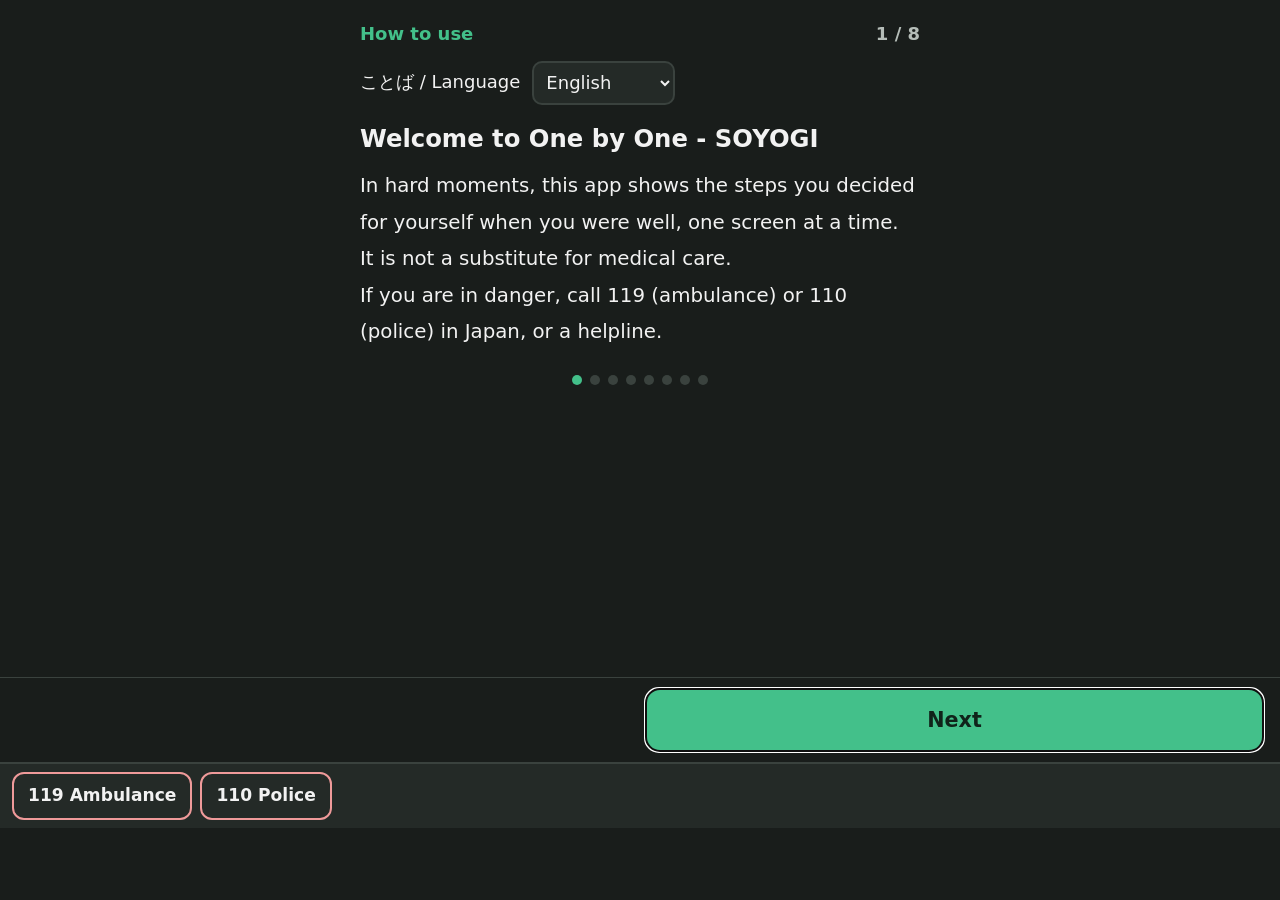
<file: index.html>
<!DOCTYPE html>
<html lang="ja">
<head>
<meta charset="UTF-8">
<meta name="viewport" content="width=device-width, initial-scale=1, viewport-fit=cover">
<meta name="theme-color" content="#2e9e6b">
<title>ひとつずつ・そよぎ</title>
<meta name="description" content="元気なときに自分で決めた手順を、つらいときに1画面1動作で出す道具。端末内のみ・オフライン・登録なし・広告なし。">
<link rel="manifest" href="manifest.json">
<link rel="icon" href="icons/icon-192.png">
<link rel="apple-touch-icon" href="icons/icon-192.png">
<link rel="stylesheet" href="style.css">
</head>
<body class="fs0">
<header id="hd">
  <div id="hd-title">ひとつずつ・そよぎ</div>
  <div id="hd-right">
    <button id="hd-exit" class="hd-btn" type="button">× とじる</button>
    <div id="lang-wrap">
      <span class="lang-label">Language</span>
      <select id="set-lang" aria-label="Language 言語">
        <option value="ja">日本語</option>
        <option value="en">English</option>
        <option value="de">Deutsch</option>
        <option value="fr">Français</option>
        <option value="es">Español</option>
        <option value="it">Italiano</option>
        <option value="pt">Português</option>
        <option value="nl">Nederlands</option>
        <option value="sv">Svenska</option>
        <option value="ko">한국어</option>
        <option value="zh">简体中文</option>
        <option value="ar">العربية</option>
      </select>
    </div>
  </div>
</header>

<main id="main">

  <!-- ホーム(screens/home.js が描く) -->
  <section id="scr-home" class="screen" data-scr="home"></section>

  <!-- とうろくの へや(screens/edit.js。ナビには置かない=アプリ名5連打でだけ開く) -->
  <section id="scr-edit" class="screen hidden" data-scr="edit"></section>

  <!-- BUILDER: 画面を足すときは
       <section id="scr-<id>" class="screen hidden" data-scr="<id>"></section>
       を追加し、screens/<id>.js で window.SCREENS.register('<id>', { render(container, api){...} }) する。
       ナビは下の #navbar に <button id="nav-<id>" class="nav-btn" data-scr="<id>"></button> を足す(合計6個まで)。
       i18n.js の nav.<id> にラベルを入れる(ja と en の両方)。sw.js の ASSETS にも screens/<id>.js を足す。 -->

  <!-- せってい(共通シェル。文言は app.js の I18N_MAP が入れる) -->
  <section id="scr-set" class="screen hidden" data-scr="set">
    <h2 id="set-h-normal" class="sec-h"></h2>
    <div class="set-row"><span id="lbl-fs"></span><button id="btn-fs" class="set-btn"></button></div>
    <div class="set-row"><span id="lbl-theme"></span><button id="btn-theme" class="set-btn"></button></div>
    <div class="set-row"><span id="lbl-bgm"></span><button id="btn-bgm" class="set-btn"></button></div>
    <div class="set-row"><span id="lbl-sound"></span><button id="btn-sound" class="set-btn"></button></div>

    <!-- BUILDER: アプリ固有の設定行はここに足す(id は set-app-* で) -->
    <div id="set-app-rows">
      <!-- とうろくの へやの ボタン(既定は出さない。読み上げ・スイッチ操作で使う人が自分で出す・app.js) -->
      <div id="set-edit-row" class="set-row"><span id="lbl-editopt"></span><button id="btn-editopt" class="set-btn"></button></div>
      <div id="set-edit-open-row" class="hidden"><button id="btn-editopen" class="set-btn"></button></div>
    </div>

    <!-- はじめての つかいかた を もう一度(app.js openGuide・GUIDE_AGAIN=false なら隠す) -->
    <div id="set-guide-row" class="set-row"><span id="lbl-guide"></span><button id="btn-guide" class="set-btn"></button></div>

    <h2 id="set-h-backup" class="sec-h"></h2>
    <p id="bk-hint" class="hint"></p>
    <div class="bk-row">
      <button id="bk-export" class="set-btn"></button>
      <button id="bk-import" class="set-btn"></button>
    </div>
    <input id="bk-file" type="file" accept="application/json,.json" class="hidden">

    <p id="set-note" class="hint"></p>
    <p class="credit"><a id="link-privacy" href="privacy.html"></a></p>
    <p class="credit"><a id="about-credit" href="https://soudansoyogi.com/" target="_blank" rel="noopener"></a></p>
    <p id="about-ver" class="credit"></p>
  </section>

</main>

<!-- 固定バー: 119/110/登録した窓口へ tel: で発信(どの画面にも出る。screens/lib.js が描く) -->
<div id="sos-bar"></div>

<nav id="navbar">
  <button id="nav-home" class="nav-btn active" data-scr="home"></button>
  <button id="nav-set" class="nav-btn" data-scr="set"></button>
</nav>

<div id="toast" class="toast" role="status" aria-live="polite"></div>

<script src="audio.js"></script>
<script src="tap.js"></script>
<script src="i18n.js"></script>
<script src="photo.js"></script>
<script src="screens/router.js"></script>
<script src="screens/lib.js"></script>
<script src="screens/home.js"></script>
<script src="screens/edit.js"></script>
<script src="app.js"></script>
</body>
</html>
</file>
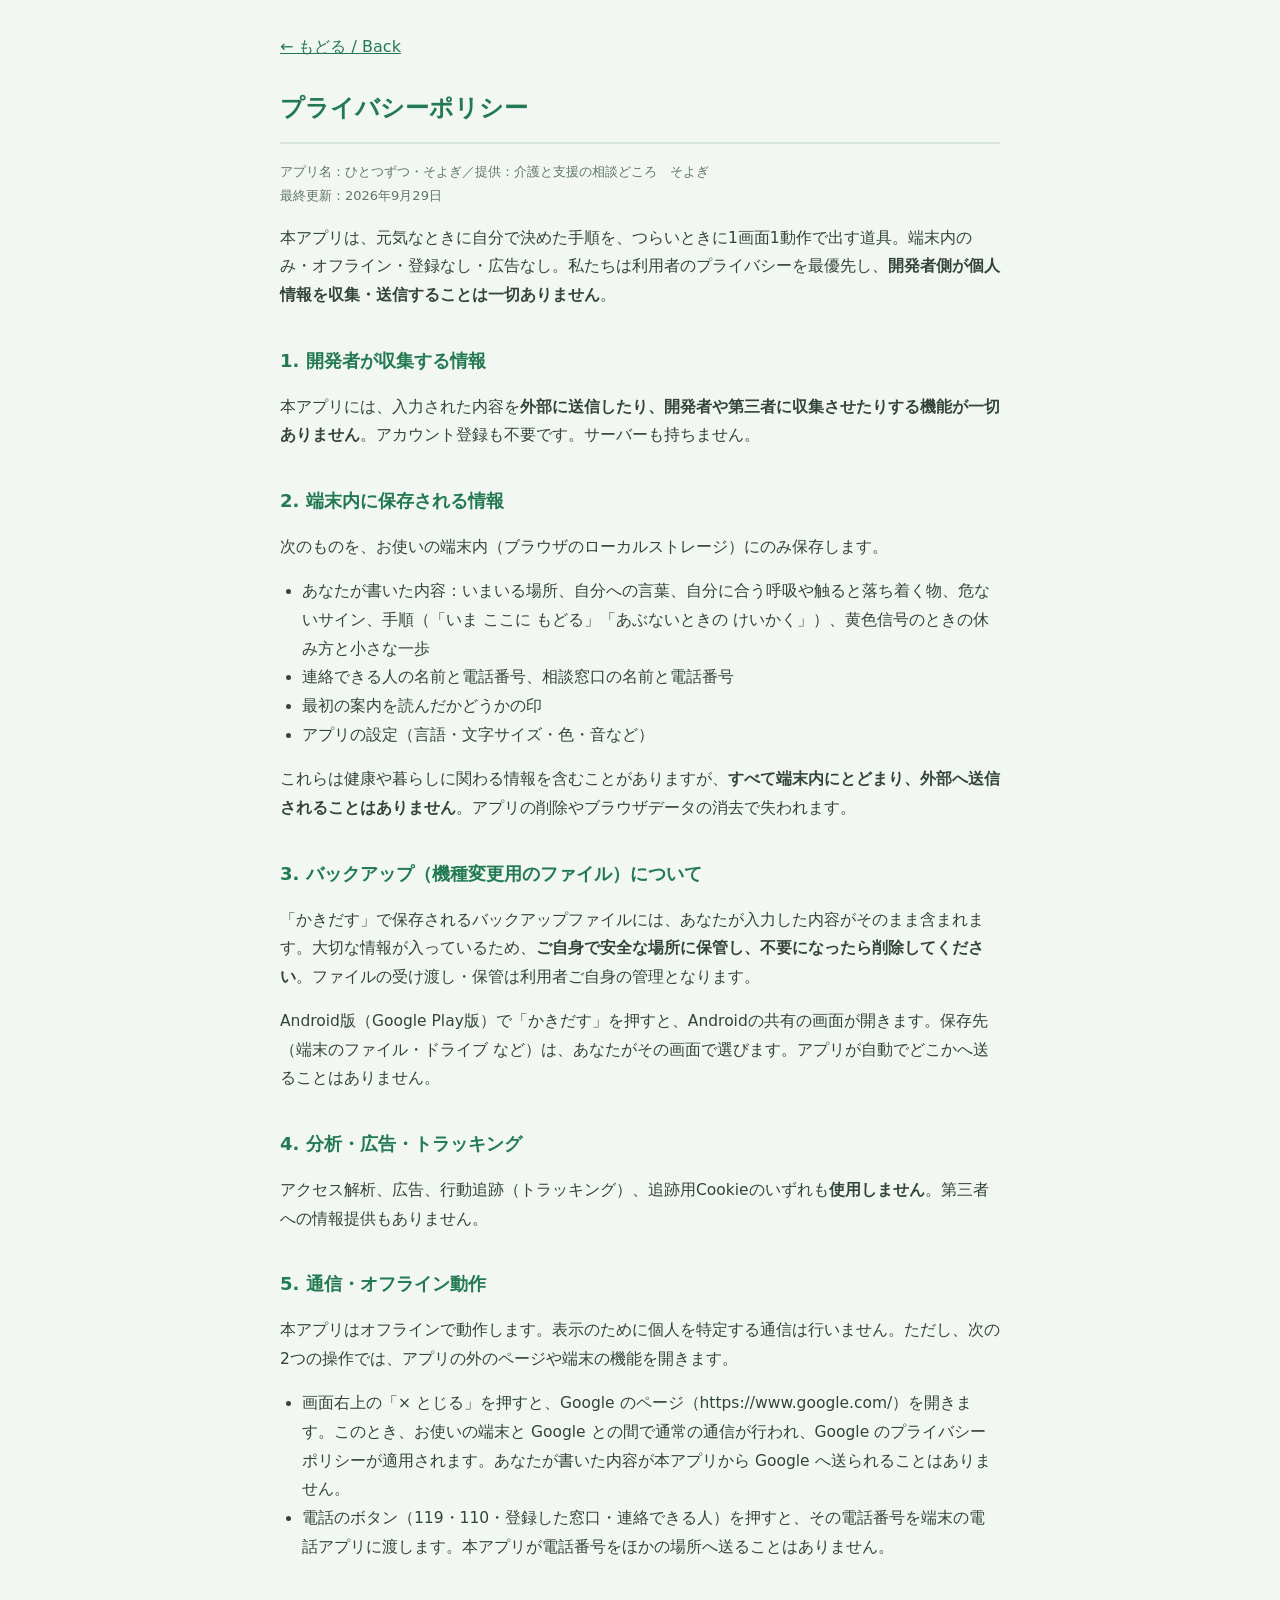
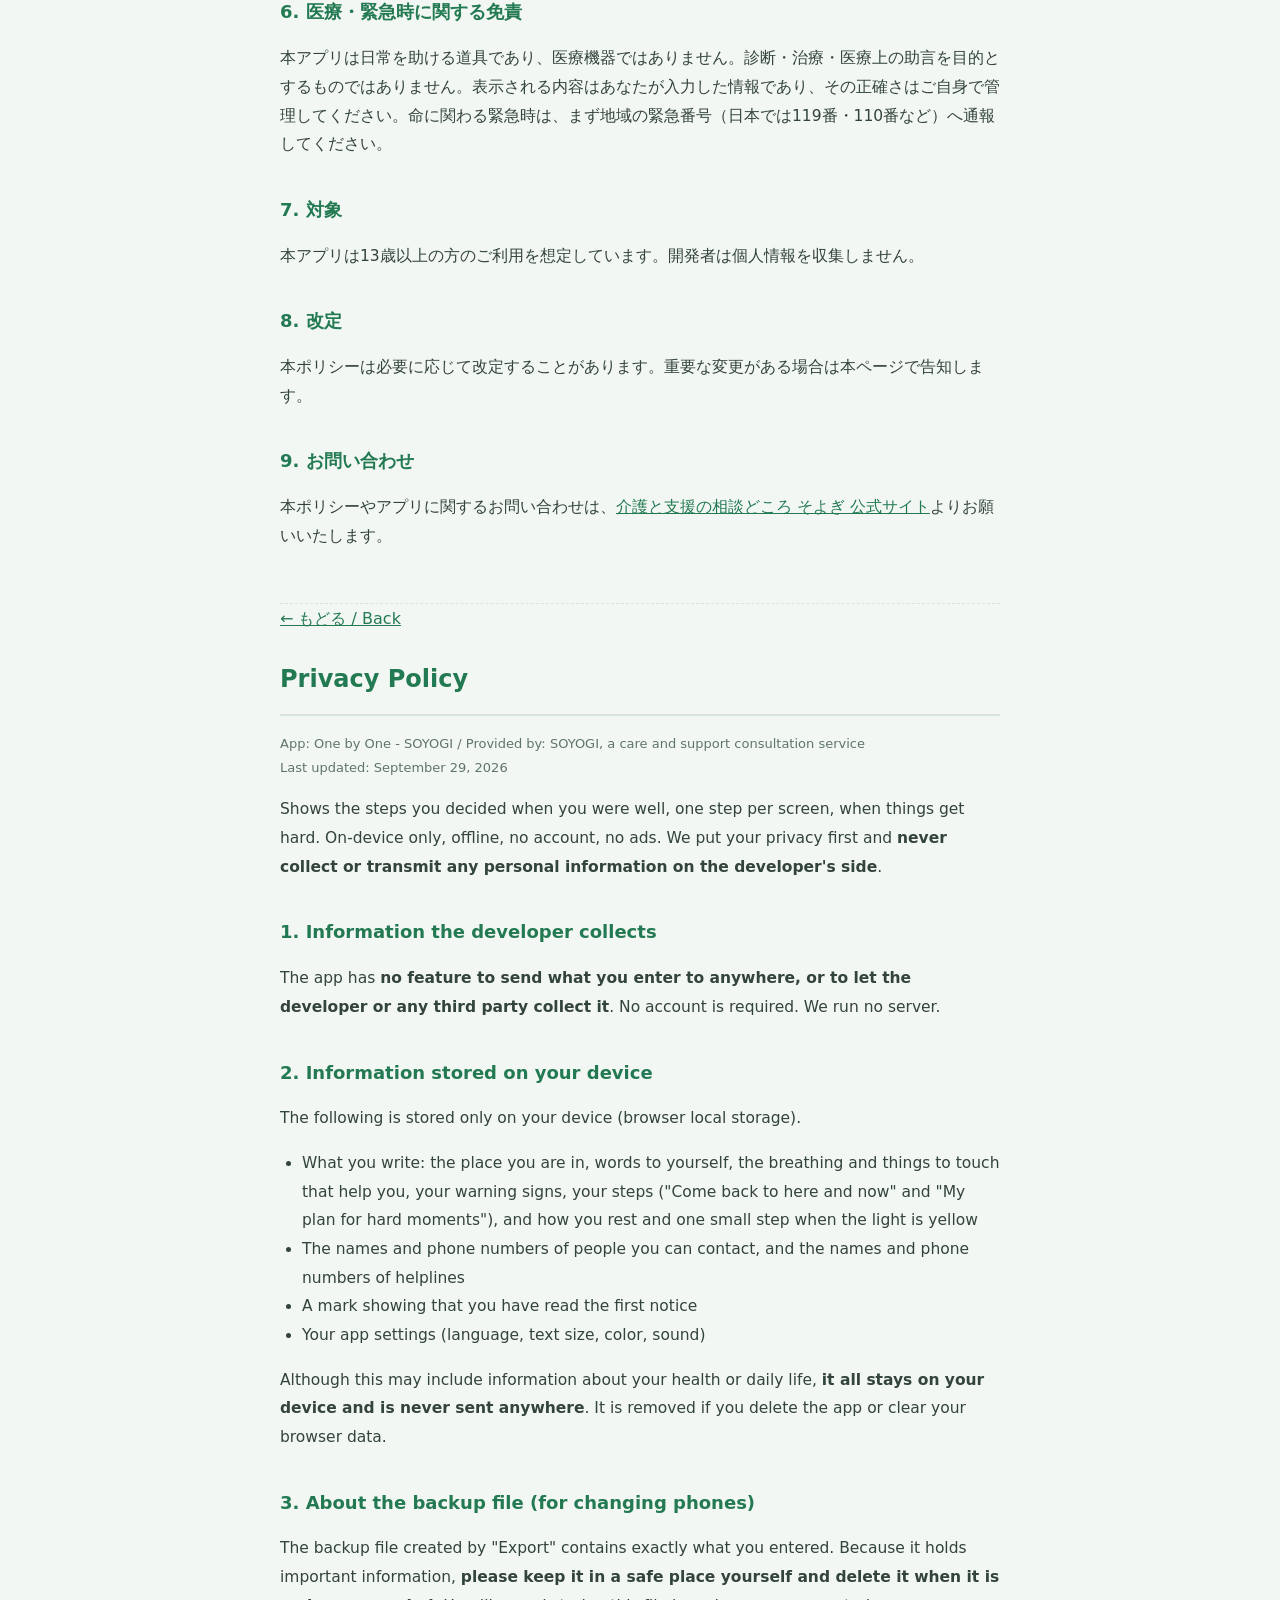
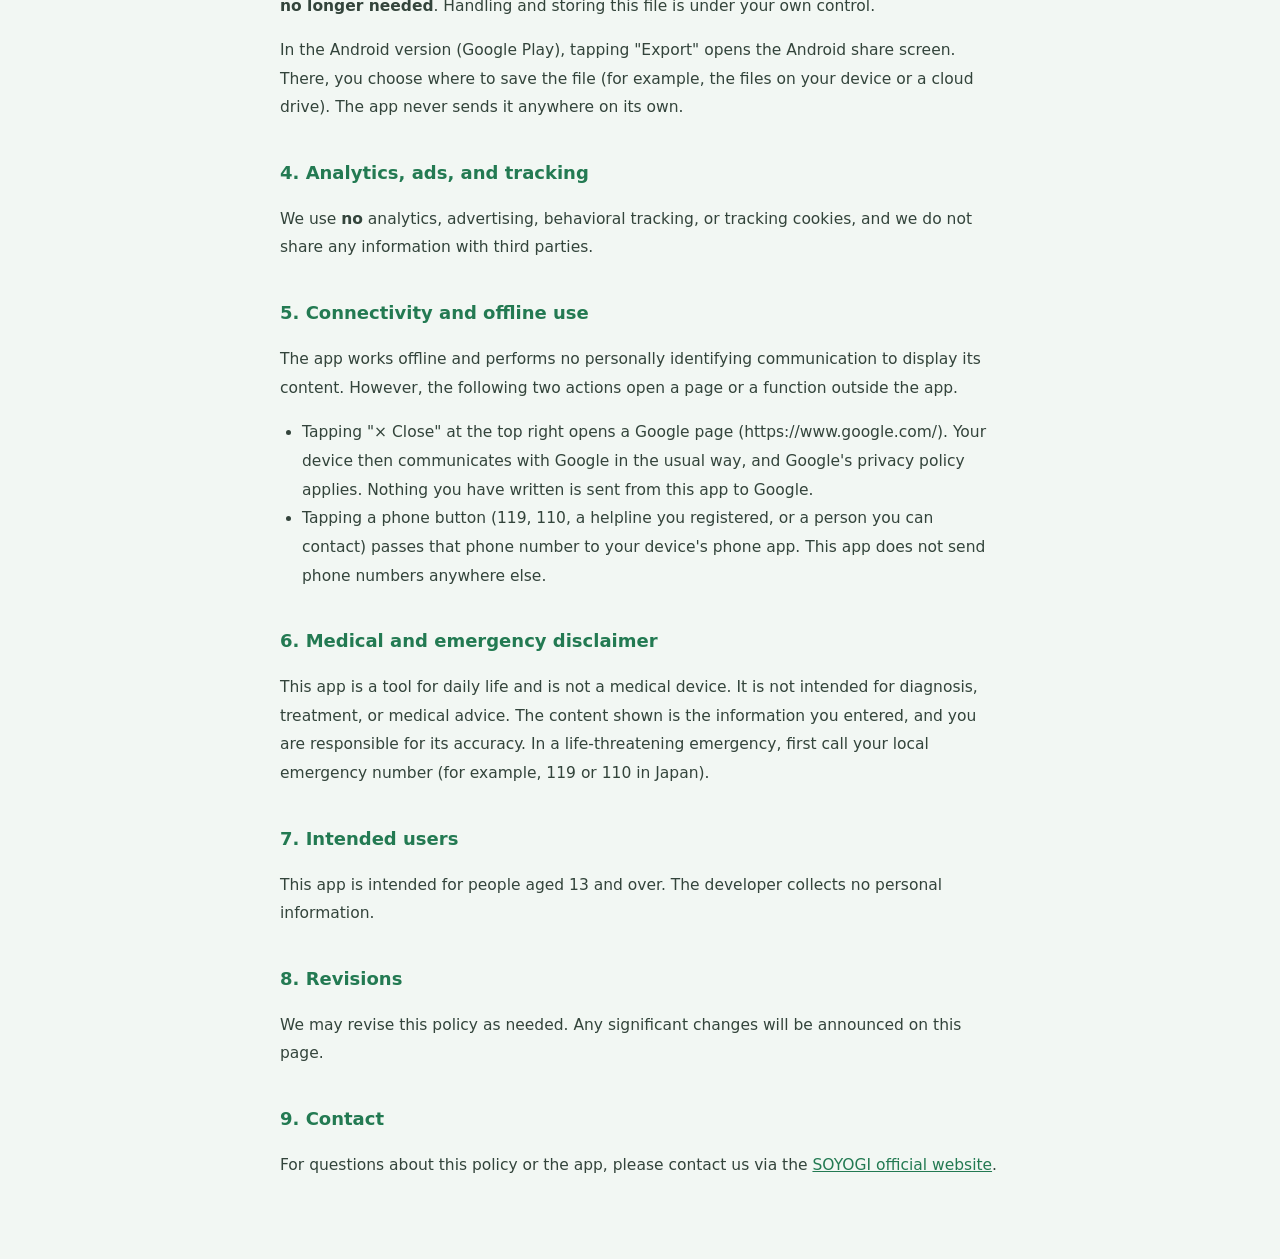
<file: privacy.html>
<!DOCTYPE html>
<html lang="ja">
<head>
<meta charset="UTF-8">
<meta name="viewport" content="width=device-width, initial-scale=1.0">
<meta name="theme-color" content="#2e9e6b">
<title>プライバシーポリシー｜ひとつずつ・そよぎ</title>
<style>
  :root{ --brand:#237a52; --ink:#33443b; --soft:#5f7568; --line:#d7e5da; --bg:#f2f7f3; }
  *{box-sizing:border-box;}
  body{ margin:0; background:var(--bg); color:var(--ink); font-family:"Hiragino Kaku Gothic ProN","Yu Gothic UI","Noto Sans JP","Segoe UI",system-ui,sans-serif; line-height:1.85; }
  main{ max-width:760px; margin:0 auto; padding:32px 20px 64px; }
  h1{ font-size:24px; color:var(--brand); border-bottom:2px solid var(--line); padding-bottom:12px; }
  h2{ font-size:18px; color:var(--brand); margin-top:34px; }
  p,li{ font-size:15.5px; }
  ul{ padding-left:22px; }
  .meta{ color:var(--soft); font-size:13px; }
  .back{ display:inline-block; margin-bottom:8px; color:var(--brand); }
  .lang-sep{ margin:52px 0 0; border:0; border-top:1px dashed var(--line); }
  a{ color:var(--brand); }
</style>
</head>
<body>
<main>
  <a class="back" href="./">← もどる / Back</a>
  <h1>プライバシーポリシー</h1>
  <p class="meta">アプリ名：ひとつずつ・そよぎ／提供：介護と支援の相談どころ　そよぎ<br>最終更新：2026年9月29日</p>

  <p>本アプリは、元気なときに自分で決めた手順を、つらいときに1画面1動作で出す道具。端末内のみ・オフライン・登録なし・広告なし。私たちは利用者のプライバシーを最優先し、<strong>開発者側が個人情報を収集・送信することは一切ありません</strong>。</p>

  <h2>1. 開発者が収集する情報</h2>
  <p>本アプリには、入力された内容を<strong>外部に送信したり、開発者や第三者に収集させたりする機能が一切ありません</strong>。アカウント登録も不要です。サーバーも持ちません。</p>

  <h2>2. 端末内に保存される情報</h2>
  <p>次のものを、お使いの端末内（ブラウザのローカルストレージ）にのみ保存します。</p>
  <ul>
    <li>あなたが書いた内容：いまいる場所、自分への言葉、自分に合う呼吸や触ると落ち着く物、危ないサイン、手順（「いま ここに もどる」「あぶないときの けいかく」）、黄色信号のときの休み方と小さな一歩</li>
    <li>連絡できる人の名前と電話番号、相談窓口の名前と電話番号</li>
    <li>最初の案内を読んだかどうかの印</li>
    <li>アプリの設定（言語・文字サイズ・色・音など）</li>
  </ul>
  <p>これらは健康や暮らしに関わる情報を含むことがありますが、<strong>すべて端末内にとどまり、外部へ送信されることはありません</strong>。アプリの削除やブラウザデータの消去で失われます。</p>

  <h2>3. バックアップ（機種変更用のファイル）について</h2>
  <p>「かきだす」で保存されるバックアップファイルには、あなたが入力した内容がそのまま含まれます。大切な情報が入っているため、<strong>ご自身で安全な場所に保管し、不要になったら削除してください</strong>。ファイルの受け渡し・保管は利用者ご自身の管理となります。</p>
  <p>Android版（Google Play版）で「かきだす」を押すと、Androidの共有の画面が開きます。保存先（端末のファイル・ドライブ など）は、あなたがその画面で選びます。アプリが自動でどこかへ送ることはありません。</p>

  <h2>4. 分析・広告・トラッキング</h2>
  <p>アクセス解析、広告、行動追跡（トラッキング）、追跡用Cookieのいずれも<strong>使用しません</strong>。第三者への情報提供もありません。</p>

  <h2>5. 通信・オフライン動作</h2>
  <p>本アプリはオフラインで動作します。表示のために個人を特定する通信は行いません。ただし、次の2つの操作では、アプリの外のページや端末の機能を開きます。</p>
  <ul>
    <li>画面右上の「× とじる」を押すと、Google のページ（https://www.google.com/）を開きます。このとき、お使いの端末と Google との間で通常の通信が行われ、Google のプライバシーポリシーが適用されます。あなたが書いた内容が本アプリから Google へ送られることはありません。</li>
    <li>電話のボタン（119・110・登録した窓口・連絡できる人）を押すと、その電話番号を端末の電話アプリに渡します。本アプリが電話番号をほかの場所へ送ることはありません。</li>
  </ul>

  <h2>6. 医療・緊急時に関する免責</h2>
  <p>本アプリは日常を助ける道具であり、医療機器ではありません。診断・治療・医療上の助言を目的とするものではありません。表示される内容はあなたが入力した情報であり、その正確さはご自身で管理してください。命に関わる緊急時は、まず地域の緊急番号（日本では119番・110番など）へ通報してください。</p>

  <h2>7. 対象</h2>
  <p>本アプリは13歳以上の方のご利用を想定しています。開発者は個人情報を収集しません。</p>

  <h2>8. 改定</h2>
  <p>本ポリシーは必要に応じて改定することがあります。重要な変更がある場合は本ページで告知します。</p>

  <h2>9. お問い合わせ</h2>
  <p>本ポリシーやアプリに関するお問い合わせは、<a href="https://soudansoyogi.com/" target="_blank" rel="noopener noreferrer">介護と支援の相談どころ そよぎ 公式サイト</a>よりお願いいたします。</p>

  <hr class="lang-sep">

  <a class="back" href="./">← もどる / Back</a>
  <h1>Privacy Policy</h1>
  <p class="meta">App: One by One - SOYOGI / Provided by: SOYOGI, a care and support consultation service<br>Last updated: September 29, 2026</p>

  <p>Shows the steps you decided when you were well, one step per screen, when things get hard. On-device only, offline, no account, no ads. We put your privacy first and <strong>never collect or transmit any personal information on the developer's side</strong>.</p>

  <h2>1. Information the developer collects</h2>
  <p>The app has <strong>no feature to send what you enter to anywhere, or to let the developer or any third party collect it</strong>. No account is required. We run no server.</p>

  <h2>2. Information stored on your device</h2>
  <p>The following is stored only on your device (browser local storage).</p>
  <ul>
    <li>What you write: the place you are in, words to yourself, the breathing and things to touch that help you, your warning signs, your steps ("Come back to here and now" and "My plan for hard moments"), and how you rest and one small step when the light is yellow</li>
    <li>The names and phone numbers of people you can contact, and the names and phone numbers of helplines</li>
    <li>A mark showing that you have read the first notice</li>
    <li>Your app settings (language, text size, color, sound)</li>
  </ul>
  <p>Although this may include information about your health or daily life, <strong>it all stays on your device and is never sent anywhere</strong>. It is removed if you delete the app or clear your browser data.</p>

  <h2>3. About the backup file (for changing phones)</h2>
  <p>The backup file created by "Export" contains exactly what you entered. Because it holds important information, <strong>please keep it in a safe place yourself and delete it when it is no longer needed</strong>. Handling and storing this file is under your own control.</p>
  <p>In the Android version (Google Play), tapping "Export" opens the Android share screen. There, you choose where to save the file (for example, the files on your device or a cloud drive). The app never sends it anywhere on its own.</p>

  <h2>4. Analytics, ads, and tracking</h2>
  <p>We use <strong>no</strong> analytics, advertising, behavioral tracking, or tracking cookies, and we do not share any information with third parties.</p>

  <h2>5. Connectivity and offline use</h2>
  <p>The app works offline and performs no personally identifying communication to display its content. However, the following two actions open a page or a function outside the app.</p>
  <ul>
    <li>Tapping "× Close" at the top right opens a Google page (https://www.google.com/). Your device then communicates with Google in the usual way, and Google's privacy policy applies. Nothing you have written is sent from this app to Google.</li>
    <li>Tapping a phone button (119, 110, a helpline you registered, or a person you can contact) passes that phone number to your device's phone app. This app does not send phone numbers anywhere else.</li>
  </ul>

  <h2>6. Medical and emergency disclaimer</h2>
  <p>This app is a tool for daily life and is not a medical device. It is not intended for diagnosis, treatment, or medical advice. The content shown is the information you entered, and you are responsible for its accuracy. In a life-threatening emergency, first call your local emergency number (for example, 119 or 110 in Japan).</p>

  <h2>7. Intended users</h2>
  <p>This app is intended for people aged 13 and over. The developer collects no personal information.</p>

  <h2>8. Revisions</h2>
  <p>We may revise this policy as needed. Any significant changes will be announced on this page.</p>

  <h2>9. Contact</h2>
  <p>For questions about this policy or the app, please contact us via the <a href="https://soudansoyogi.com/" target="_blank" rel="noopener noreferrer">SOYOGI official website</a>.</p>
</main>
</body>
</html>
</file>
<file: style.css>
/* ひとつずつ・そよぎ スタイル(そよぎアプリ・キット v1)
   ・そよぎブランド4色(明るい緑/水色/白/黒) = 4テーマ(body data-theme)
   ・シェルは縦フレックス(ヘッダー=上固定 / #main=スクロール / ナビ=下固定)。100dvh・特大文字でも下端まで届く
   ・大人の尊厳を保つ落ち着いたトーン。機能色のみ。でか文字・大ボタン(44px以上)・.pressing の沈み込み(tap.js連動)
   ・targetSdk36(エッジtoエッジ)のため上下左右に env(safe-area-inset-*)。画面の上下端に余白を持つ */
:root{
  --brand:#2e9e6b;
  --bg:#f2f7f3;
  --ink:#1a1a1a;
  --card:#ffffff;
  --line:#d7e5da;
  --sub:#555;
  --alert:#d43f3f;
  --ok:#2e9e6b;
}
body[data-theme="aqua"]{ --brand:#2b8fb5; --bg:#eff7fa; --line:#cfe5ee; }
body[data-theme="white"]{ --brand:#3d8a63; --bg:#ffffff; --card:#f7f9f8; --line:#e2e6e4; }
body[data-theme="dark"]{
  --brand:#43c08a; --bg:#191d1b; --card:#242a27; --ink:#f2f2f2; --line:#3a423e; --sub:#b5bdb8;
}

*{ box-sizing:border-box; -webkit-tap-highlight-color:transparent; }
html,body{ margin:0; }
body{
  font-family:"Hiragino Sans","Yu Gothic UI","Noto Sans JP",system-ui,sans-serif;
  background:var(--bg); color:var(--ink);
  line-height:1.6;
  height:100vh; height:100dvh;
  display:flex; flex-direction:column;
  overflow:hidden;
  -webkit-touch-callout:none;
}
body.fs0{ font-size:18px; }
body.fs1{ font-size:21px; }
body.fs2{ font-size:25px; }

/* ======== ヘッダー(chromeは固定19px=fs2でも肥大させない) ======== */
header#hd{
  background:var(--brand); color:#fff;
  padding:calc(20px + env(safe-area-inset-top)) max(16px, env(safe-area-inset-right)) 12px max(16px, env(safe-area-inset-left));
  font-weight:700; font-size:19px;
  display:flex; align-items:center; justify-content:space-between; gap:14px;
  flex-shrink:0; overflow:hidden;
  min-height:calc(80px + env(safe-area-inset-top));
}
#hd-title{ flex:1; min-width:2.5em; overflow:hidden; text-overflow:ellipsis; white-space:nowrap; }
#hd-right{ display:flex; align-items:flex-end; gap:14px; flex-shrink:0; }
#lang-wrap{ display:flex; flex-direction:column; align-items:center; gap:3px; flex-shrink:0; }
.lang-label{ font-size:.55em; font-weight:700; color:#fff; line-height:1; letter-spacing:.02em; }
#hd #set-lang{
  min-height:48px; font-size:.95em; font-family:inherit;
  border:none; border-radius:8px; padding:2px 6px;
  background:#fff; color:#1a1a1a;
}
.hd-btn{
  min-height:48px; min-width:48px; padding:0 10px;
  border:none; border-radius:8px; background:rgba(255,255,255,.22); color:#fff;
  font-size:1em; font-family:inherit; font-weight:700;
}

/* ======== 本文(ここだけスクロール) ======== */
#main{
  flex:1 1 auto; min-height:0; overflow-y:auto;
  -webkit-overflow-scrolling:touch;
  width:100%; max-width:680px; margin:0 auto;
  padding:16px max(16px, env(safe-area-inset-right)) 24px max(16px, env(safe-area-inset-left));
}
.screen.hidden, .hidden, [hidden]{ display:none !important; }
.scr-title{ font-size:1.3em; margin:0 0 10px; }
.sec-h{ font-size:1.05em; margin:24px 0 8px; }
.hint{ color:var(--sub); font-size:.92em; }
.note{
  background:var(--card); border:1.5px solid var(--brand); border-radius:10px;
  padding:10px 12px; color:var(--ink); font-size:.95em; margin:0 0 10px;
}
.tagline{ font-weight:700; margin:4px 0 14px; }

/* ======== 共通部品 ======== */
.big-btn{
  display:flex; align-items:center; gap:16px; width:100%; font-size:1em;
  min-height:76px; padding:14px 20px; margin:0 0 14px;
  border:2px solid var(--brand); background:var(--card); color:var(--ink);
  border-radius:18px; font-family:inherit; text-align:left;
}
.big-btn .ico{ font-size:1.9em; line-height:1; flex:none; width:1.5em; text-align:center; }
.big-btn .lbl{ font-size:1.2em; font-weight:700; }
.big-btn.primary{ background:var(--brand); color:#fff; }
.big-btn.alert{ border-color:var(--alert); }
.big-btn.huge{ min-height:40vh; min-height:40dvh; justify-content:center; text-align:center; font-size:1.3em; }
.grid2{ display:grid; grid-template-columns:1fr 1fr; gap:12px; }
.grid2 .big-btn{ flex-direction:column; justify-content:center; text-align:center; margin:0; min-height:120px; }
.card{
  background:var(--card); border:2px solid var(--line); border-radius:16px;
  padding:12px 14px; margin:0 0 12px;
}
.card.tappable{ border-color:var(--brand); }
.row{ display:flex; align-items:center; gap:10px; }
.row.between{ justify-content:space-between; }
.btn{
  min-height:52px; min-width:52px; padding:0 18px;
  display:inline-flex; align-items:center; justify-content:center; gap:8px;
  border:2px solid var(--line); background:var(--card); color:var(--ink);
  border-radius:14px; font-family:inherit; font-size:1em; font-weight:700;
}
.btn.primary{ border-color:var(--brand); background:var(--brand); color:#fff; }
.btn.danger{ border-color:#cc3b30; color:#cc3b30; }
body[data-theme="dark"] .btn.danger{ border-color:#ef9a9a; color:#ef9a9a; }
.btn.wide{ width:100%; }
.btn-row{ display:flex; gap:10px; flex-wrap:wrap; margin:10px 0; }
.btn-row .btn{ flex:1; }
.field{ margin:12px 0; }
.field label{ display:block; font-weight:700; margin:0 0 4px; }
.field input[type="text"], .field input[type="number"], .field input[type="date"], .field input[type="time"], .field textarea, .field select{
  width:100%; font-size:1em; font-family:inherit;
  padding:10px; border:2px solid var(--line); border-radius:10px;
  background:var(--card); color:var(--ink);
}
.field textarea{ resize:vertical; min-height:2.6em; }
.list{ margin:0; padding:0; list-style:none; }
.list li{
  background:var(--card); border:2px solid var(--line); border-radius:12px;
  padding:10px 12px; margin:0 0 8px; min-height:52px;
  display:flex; align-items:center; gap:10px;
}
.list li .grow{ flex:1; min-width:0; overflow-wrap:anywhere; }
.chips{ display:flex; flex-wrap:wrap; gap:8px; }
.chip{
  min-height:44px; padding:6px 14px; border-radius:999px;
  border:2px solid var(--line); background:var(--card); color:var(--ink);
  font-family:inherit; font-size:.95em; font-weight:700;
}
.chip.on{ border-color:var(--brand); background:var(--brand); color:#fff; }
.empty{ color:var(--sub); text-align:center; padding:20px 8px; }
.photo-thumb{ width:64px; height:64px; object-fit:cover; border-radius:10px; background:var(--bg); flex:none; }
.photo-big{ width:100%; max-width:min(90vw,420px); aspect-ratio:1/1; object-fit:contain; border-radius:16px; background:var(--card); border:2px solid var(--line); display:block; margin:0 auto; }

/* ======== でか文字・見せる(全画面) ======== */
.ov{
  position:fixed; inset:0; z-index:300; background:var(--bg); color:var(--ink);
  overflow-y:auto; -webkit-overflow-scrolling:touch;
  padding:calc(20px + env(safe-area-inset-top)) max(16px, env(safe-area-inset-right))
          calc(96px + env(safe-area-inset-bottom)) max(16px, env(safe-area-inset-left));
}
.ov.show-white{ background:#fff; color:#1a1a1a; }
.ov.show-black{ background:#000; color:#fff; }
.ov-close{
  position:fixed; min-height:64px; z-index:301;
  bottom:calc(16px + env(safe-area-inset-bottom));
  left:max(16px, env(safe-area-inset-left)); right:max(16px, env(safe-area-inset-right));
  background:var(--brand); color:#fff; border:none; border-radius:12px;
  font-size:1.2em; font-weight:700; font-family:inherit;
}
.show-head{ font-size:1.3em; font-weight:800; border:3px solid var(--brand); border-radius:12px; padding:12px; text-align:center; }
.show-block{ margin-top:18px; }
.show-label{ font-size:.9em; color:var(--sub); font-weight:700; }
.show-value{ font-size:1.9em; font-weight:800; line-height:1.35; background:var(--card); border-radius:10px; padding:10px 12px; overflow-wrap:anywhere; }
.step-text{ font-size:2em; font-weight:800; line-height:1.4; text-align:center; margin:12vh 0 24px; overflow-wrap:anywhere; }
.call-btn{
  display:block; margin-top:10px; min-height:64px; line-height:64px;
  background:#2e9e6b; color:#fff; text-align:center;
  font-size:1.3em; font-weight:800; border-radius:12px; text-decoration:none;
}

/* ======== せってい ======== */
.set-row{
  display:flex; justify-content:space-between; align-items:center;
  min-height:56px; gap:12px; border-bottom:1px solid var(--line);
}
.set-btn{
  min-width:120px; min-height:48px; font-size:1em; font-family:inherit;
  border:2px solid var(--brand); background:var(--card); color:var(--ink);
  border-radius:10px;
}
select{ min-height:48px; font-size:1em; font-family:inherit; }
.bk-row{ display:flex; gap:12px; }
.bk-row .set-btn{ flex:1; }
input[type="file"].hidden{ display:none; }
.credit{ color:var(--sub); margin-top:20px; text-align:center; }
.credit a{ color:var(--brand); text-decoration:underline; display:inline-block; padding:8px 4px; }

/* ======== ナビ(下固定・最大6) ======== */
#navbar{
  flex-shrink:0; display:flex;
  background:var(--card); border-top:2px solid var(--line);
  padding-bottom:max(6px, env(safe-area-inset-bottom));
  padding-left:env(safe-area-inset-left); padding-right:env(safe-area-inset-right);
}
.nav-btn{
  flex:1; min-height:64px; min-width:44px; border:none; background:none;
  font-size:clamp(12px, 3.6vw, 16px); line-height:1.25; word-break:keep-all; font-weight:700; font-family:inherit; color:var(--sub);
  border-top:4px solid transparent; padding:4px 2px;
}
.nav-btn.active{ color:var(--brand); border-top-color:var(--brand); }
.nav-btn.hidden{ display:none; }

/* tap.js の押下フィードバック */
.pressing{ transform:scale(.97); filter:brightness(.92); }

/* アプリの中の確かめの窓(app.js askBox・Play版だけ・2026-09-29)。重ねた画面・写真の切りとりより上、トーストより下 */
.ov.ask-ov{
  z-index:360; background:rgba(0,0,0,.55); display:flex; align-items:center; justify-content:center;
  padding:calc(16px + env(safe-area-inset-top)) max(16px, env(safe-area-inset-right))
          calc(16px + env(safe-area-inset-bottom)) max(16px, env(safe-area-inset-left));
}
.ask-box{ background:var(--card); color:var(--ink); border:2px solid var(--line); border-radius:16px; padding:20px 16px 16px; width:min(100%, 460px); max-height:100%; overflow-y:auto; }
.ask-msg{ font-size:1.15em; font-weight:700; line-height:1.55; margin:0 0 18px; word-break:keep-all; overflow-wrap:anywhere; white-space:pre-wrap; }   /* 分かち書きの空白で折る(語の途中で切らない) */
.ask-row{ display:flex; flex-wrap:wrap; gap:10px; }
.ask-row .btn{ flex:1 1 7em; min-height:56px; font-size:1.1em; }

/* トースト */
.toast{
  position:fixed; bottom:calc(96px + env(safe-area-inset-bottom)); left:50%; transform:translateX(-50%);
  background:#333; color:#fff; padding:10px 18px; border-radius:999px;
  opacity:0; transition:opacity .25s; pointer-events:none; z-index:400; max-width:88%; width:max-content;
}
.toast.show{ opacity:1; }

/* ======== ひとつずつ・そよぎ 固有 ======== */
/* 緑の上の文字色(--on-brand)と ヘッダーのボタンの地(--hd-btn-bg)
   くろ(既定)は緑が明るい(#43c08a)ので白い文字だと 2.3:1 しかない → 濃い緑の文字(7.2:1)。
   × とじる の地は 半透明の白 をやめ、どのテーマでも 4.5:1 以上になる色にする */
:root{ --on-brand:#fff; --hd-btn-bg:rgba(0,0,0,.28); }
body[data-theme="dark"]{ --on-brand:#10231a; --hd-btn-bg:rgba(255,255,255,.35); }
header#hd, .lang-label{ color:var(--on-brand); }
.hd-btn{ background:var(--hd-btn-bg); color:var(--on-brand); }
.btn.primary, .big-btn.primary, .chip.on, .ov-close{ color:var(--on-brand); }
/* ヘッダーの右側の間を少し詰めて、アプリ名の場所を広くする */
header#hd{ gap:10px; }
#hd-right{ gap:10px; }
/* ヘッダーのアプリ名: 連打の痕跡を出さない(押下の沈み込みなし)。
   押せる範囲はヘッダーの高さいっぱい(上下の padding を足し、同じだけ負の margin で見た目は変えない=44px以上) */
#hd-title{ padding:9px 0; margin:-9px 0; min-height:44px; }
#hd-title.pressing{ transform:none; filter:none; }
/* 短い名前でも1行に入らないとき(fitTitle が付ける): 折り返して小さめの字で入れる */
#hd-title.wrap{ white-space:normal; line-height:1.1; text-overflow:clip; word-break:keep-all; }
/* ホームの2ボタン(中立な文言だけ) */
.big-btn.huge.home-now, .big-btn.huge.home-plan{ min-height:30vh; min-height:30dvh; margin-top:6px; }
/* 固定バー(救急と窓口。#main と #navbar の間・横スクロール可) */
#sos-bar{
  flex-shrink:0; display:flex; gap:8px; overflow-x:auto; -webkit-overflow-scrolling:touch;
  padding:8px max(12px, env(safe-area-inset-right)) 8px max(12px, env(safe-area-inset-left));
  background:var(--card); border-top:2px solid var(--line);
}
.sos-btn{
  flex:none; min-height:48px; padding:0 14px; display:inline-flex; align-items:center;
  border:2px solid var(--alert); border-radius:12px; color:var(--ink); background:var(--card);
  font-weight:800; font-size:.95em; text-decoration:none; white-space:nowrap;
}
body[data-theme="dark"] .sos-btn{ border-color:#ef9a9a; }
/* 119・110 が入りきらないときだけ(lib.js fitCalls・2026-09-29)。とても大きい でも ふつうの字より大きいまま */
#sos-bar.tight, .pl-top.tight{ gap:6px; }
#sos-bar.tight .sos-btn, .pl-top.tight .sos-btn{ font-size:.8em; padding:0 8px; }
#sos-bar.wrap, .pl-top.wrap{ flex-wrap:wrap; overflow-x:visible; }
/* 1画面1動作の表示(.ov の上に)
   pl-top・pl-title・pl-nav は固定、pl-body だけがスクロールする。中身(pl-inner)は上下の margin:auto で真ん中に置き、
   画面より高いときは上から並ぶ(頭が上に切れない・下はボタンの裏に隠れない) */
.ov-player{ display:flex; flex-direction:column; padding-bottom:calc(20px + env(safe-area-inset-bottom)); }
.pl-top{ display:flex; gap:8px; overflow-x:auto; flex-shrink:0; padding-bottom:6px; }
.pl-title{ color:var(--sub); font-weight:700; font-size:.9em; margin:8px 0 0; text-align:center; flex-shrink:0; }
/* 題名の行: 題名 + 端に「× とじる」(anshin-13)。119/110 の並びには入れない。
   題名が長い言語は題名だけが折り返し、× は行の上の端に残る(ar は左上)。題名は1行のとき × と同じ高さの真ん中 */
.pl-head{ display:flex; align-items:flex-start; gap:8px; flex-shrink:0; margin:4px 0 0; }
.pl-head .pl-title{ flex:1 1 auto; min-width:0; margin:0; min-height:48px; display:flex; align-items:center; justify-content:center; overflow-wrap:anywhere; }
.pl-exit{ flex:none; min-height:48px; min-width:44px; padding:0 10px; border-radius:12px; font-size:min(.95em, 19px); white-space:nowrap; }   /* 字はヘッダーの × とじる(19px)より大きくしない */
.pl-body{ flex:1 1 auto; display:flex; flex-direction:column; min-height:0; overflow-y:auto; -webkit-overflow-scrolling:touch; }
.pl-inner{ margin:auto 0; padding:4px 0; }
.pl-body .step-text{ margin:16px 0; white-space:pre-wrap; word-break:keep-all; }   /* 分かち書きの空白で折り返す(語の途中で切らない。長い1語は overflow-wrap:anywhere で収める) */
.pl-label{ color:var(--sub); font-weight:700; text-align:center; font-size:1em; }
.pl-calls{ display:flex; flex-direction:column; gap:8px; margin:8px 0; }
.pl-calls .call-btn{ margin:0; line-height:1.3; padding:10px 12px; display:flex; align-items:center; justify-content:center; overflow-wrap:anywhere; }
.pl-count{ color:var(--sub); text-align:center; font-size:.9em; margin-top:6px; }
/* まえ/つぎ/とじる: 文字の長さに合わせた幅。3つが1行に入らない言語・文字の大きさでは、入らないボタンだけ次の行へ回る
   (文字を語の途中で折らない・枠の外に出さない) */
.pl-nav{ display:flex; flex-wrap:wrap; gap:10px; flex-shrink:0; margin-top:10px; }
.pl-nav .btn{ flex:1 1 auto; min-height:64px; font-size:1.15em; padding:0 10px; min-width:0; word-break:keep-all; overflow-wrap:anywhere; }
/* 余った幅は まえ/つぎ に多く回す(いちばん押す「つぎ」を とじる より大きく=前の 7:3 の見た目に近づける。折り返しの判定は変わらない) */
.pl-nav .pl-prev, .pl-nav .pl-next{ flex-grow:3; }
/* 免責(初回) */
.ov-agree .agree-p{ font-size:1.05em; margin:14px 0; }
/* とうろくの へや */
.edit-sec .lbl{ min-width:0; overflow-wrap:anywhere; }   /* 長い1語(nl など)でも ✓ をボタンの中に残す */
.edit-sec .edit-mark{ margin-left:auto; margin-inline-start:auto; margin-inline-end:0; flex:none; color:var(--brand); font-weight:800; font-size:1.3em; }
.edit-back{ margin:0 0 10px; }
.edit-close, .edit-done, .edit-add{ margin:14px 0; }
/* なまえ+でんわ の行: 入力欄は行の幅いっぱい、「けす」はその下の行の端 */
.edit-row{ flex-wrap:wrap; }
.edit-row .grow{ display:flex; flex-direction:column; gap:6px; }
.list li.edit-row .grow{ flex:1 1 100%; }   /* .list li .grow(flex:1)より強く */
.edit-row .edit-del{ margin-inline-start:auto; }
.edit-row input, .edit-line input{
  width:100%; font-size:1em; font-family:inherit; padding:10px; border:2px solid var(--line); border-radius:10px;
  background:var(--bg); color:var(--ink); min-width:0;
}
/* 1行1手順: 1行目=番号+入力欄(いっぱい)、2行目の端に ↑ ↓ ×(× は少し離して押し間違いを減らす) */
.edit-line{ gap:6px; flex-wrap:wrap; }
.edit-line .edit-num{ flex:none; width:1.6em; text-align:center; color:var(--sub); font-weight:700; }
.list li.edit-line .edit-line-inp{ flex:1 1 calc(100% - 1.6em - 12px); }   /* .list li .grow(flex:1)より強く。12px = 行の gap(10px)+ゆとり */
.edit-line .btn{ min-width:48px; padding:0 8px; flex:none; }   /* 手の震える人・高齢の人向けに幅 48px(高さは52px) */
.edit-long{ font-size:.85em; margin:4px 0 8px; }
.edit-try{ margin-top:8px; }
#set-edit-open-row{ padding:8px 0; border-bottom:1px solid var(--line); }
#set-edit-open-row .set-btn{ width:100%; }
.edit-line .edit-up{ margin-inline-start:auto; }
.edit-line .edit-del{ margin-inline-start:14px; }
.edit-line .btn:disabled{ opacity:.35; }
/* 中身のある行の「けす」1回目(もういちど おすと けします) */
.btn.danger.armed{ background:#b3261e; border-color:#b3261e; color:#fff; text-align:center; }
.list li.edit-line .edit-del.armed{ flex:0 1 auto; min-width:0; }   /* 長い訳(de など)は折り返して行の中に収める */
body[data-theme="dark"] .btn.danger.armed{ background:#b3261e; border-color:#ef9a9a; color:#fff; }
/* トースト: 下ナビ+固定バー(119/110)の上に出す(--tabbar-h は app.js、--sos-h は lib.js が実寸を入れる) */
.toast{ bottom:calc(var(--tabbar-h, 70px) + var(--sos-h, 68px) + 10px); }
/* はじめての つかいかた(2026-09-30)の あいだも、固定バー(119/110/窓口)は押せるように、案内より上に出す。
   案内の「まえ/つぎ」の帯は固定バーの上に置く(下ナビは案内に隠れたまま) */
body:has(.guide-ov) #sos-bar{ position:relative; z-index:352; }
.ov.guide-ov .guide-row{ bottom:calc(var(--tabbar-h, 70px) + var(--sos-h, 68px)); padding-bottom:10px; }
body .ov.guide-ov{ padding-bottom:calc(var(--tabbar-h, 70px) + var(--sos-h, 68px) + 120px); }   /* body をつけて、ファイルの最後の共通の節より強くする */
/* 文字用の緑(--brand-ink)(2026-09-29 点検の直し・8本共通):
   明るい3テーマの --brand は、白い字を載せても・白い地の上で字に使っても 4.5:1 に届かない(3.1〜4.2:1)。
   白い字が乗る緑(ヘッダーの地・主ボタン・chip.on・わかった・発信ボタン)と、緑を文字色に使う所(下ナビの選択中・リンク・✓)は濃い緑にする。
   枠・線・飾りは --brand のまま。くろは緑が明るいので --brand のまま(字は --on-brand の濃い色)。
   塗りのボタンの枠は塗りと同じ色(枠だけ明るい緑の輪にしない) */
:root{ --brand-ink:#237a52; }
body[data-theme="aqua"]{ --brand-ink:#1f6f8f; }
body[data-theme="white"]{ --brand-ink:#237a52; }
body[data-theme="dark"]{ --brand-ink:var(--brand); }
header#hd{ background:var(--brand-ink); }
.btn.primary, .big-btn.primary, .chip.on{ background:var(--brand-ink); border-color:var(--brand-ink); }
.ov-close{ background:var(--brand-ink); }
.call-btn{ background:var(--brand-ink); color:var(--on-brand); }
.nav-btn.active, .credit a, .edit-sec .edit-mark{ color:var(--brand-ink); }
/* 入力欄の見本の文字: Chrome 既定(#757575)は 4.5:1 に届かないので --sub の色にする */
input::placeholder, textarea::placeholder{ color:var(--sub); opacity:1; }

/* ======== 写真の取り込みとトリミング(photo.js) ======== */
.photo-ov{
  position:fixed; inset:0; z-index:350; background:var(--bg); color:var(--ink);
  display:flex; flex-direction:column; align-items:center; overflow-y:auto;
  padding:calc(20px + env(safe-area-inset-top)) 16px calc(24px + env(safe-area-inset-bottom));
}
.photo-ov-title{ font-size:1.18em; font-weight:700; margin:0 0 6px; text-align:center; }
.photo-ov-hint{ color:var(--sub); font-size:.92em; text-align:center; margin:0 0 14px; max-width:22em; }
.photo-crop-canvas{
  width:min(80vw,300px); height:min(80vw,300px); max-width:300px; max-height:300px;
  border-radius:12px; border:2px solid var(--brand); background:#000; touch-action:none; display:block;
}
.photo-dpad{ display:grid; grid-template-columns:repeat(3,52px); grid-template-rows:repeat(3,52px); gap:6px; margin:14px 0 6px; justify-content:center; }
.photo-nudge{ min-width:52px; min-height:52px; border:2px solid var(--line); background:var(--card); color:var(--ink); border-radius:12px; font-size:1.2em; font-family:inherit; }
.photo-nudge.spacer{ border:none; background:none; }
.photo-zoom-row{ display:flex; align-items:center; gap:10px; width:100%; max-width:340px; margin:8px 0 2px; }
.photo-zoom-row input[type="range"]{ flex:1; min-height:44px; accent-color:var(--brand); }
.photo-row{ display:flex; gap:12px; justify-content:center; flex-wrap:wrap; width:100%; max-width:420px; margin-top:12px; }
.photo-file{ display:none; }

/* はじめての つかいかた(app.js openGuide・2026-09-30)。🔴この節はファイルの最後に置く(patch_guide.js がここから最後までを写す)。
   ほかの重ねた画面より上・確かめの窓より下。ボタンは下に固定した帯(地の色つき=長いページでも本文が透けない) */
.ov.guide-ov{ z-index:350; padding-bottom:calc(128px + env(safe-area-inset-bottom)); }
.guide-box{ width:min(100%, 560px); margin:0 auto; }
.guide-top{ display:flex; justify-content:space-between; align-items:baseline; gap:12px; }
.guide-title{ margin:0; font-weight:800; color:var(--brand-ink, var(--brand)); }
.guide-step{ margin:0; color:var(--sub); font-weight:700; white-space:nowrap; unicode-bidi:isolate; }   /* 向きは app.js が dir で決める(ar で「8 / 1」にしない) */
.guide-lang{ display:flex; align-items:center; flex-wrap:wrap; gap:8px 12px; margin:12px 0 0; }
.guide-lang select{ min-height:44px; font-size:1em; font-family:inherit; border:2px solid var(--line); border-radius:10px; background:var(--card); color:var(--ink); padding:2px 8px; }
.guide-h{ font-size:1.35em; line-height:1.45; margin:16px 0 12px; word-break:keep-all; overflow-wrap:anywhere; }
.guide-p{ font-size:1.1em; line-height:1.85; margin:0; white-space:pre-line; word-break:keep-all; overflow-wrap:anywhere; }
.guide-dots{ display:flex; justify-content:center; flex-wrap:wrap; gap:8px; margin:24px 0 0; }
.guide-dot{ width:10px; height:10px; border-radius:50%; background:var(--line); }
.guide-dot.on{ background:var(--brand); }
.guide-row{
  position:fixed; z-index:351; display:flex; gap:10px; left:0; right:0; bottom:0;
  padding:10px max(16px, env(safe-area-inset-right)) calc(16px + env(safe-area-inset-bottom)) max(16px, env(safe-area-inset-left));
  background:var(--bg); border-top:1px solid var(--line);
}
.guide-row .btn{ flex:1 1 0; min-width:0; min-height:64px; font-size:1.15em; }
</file>
